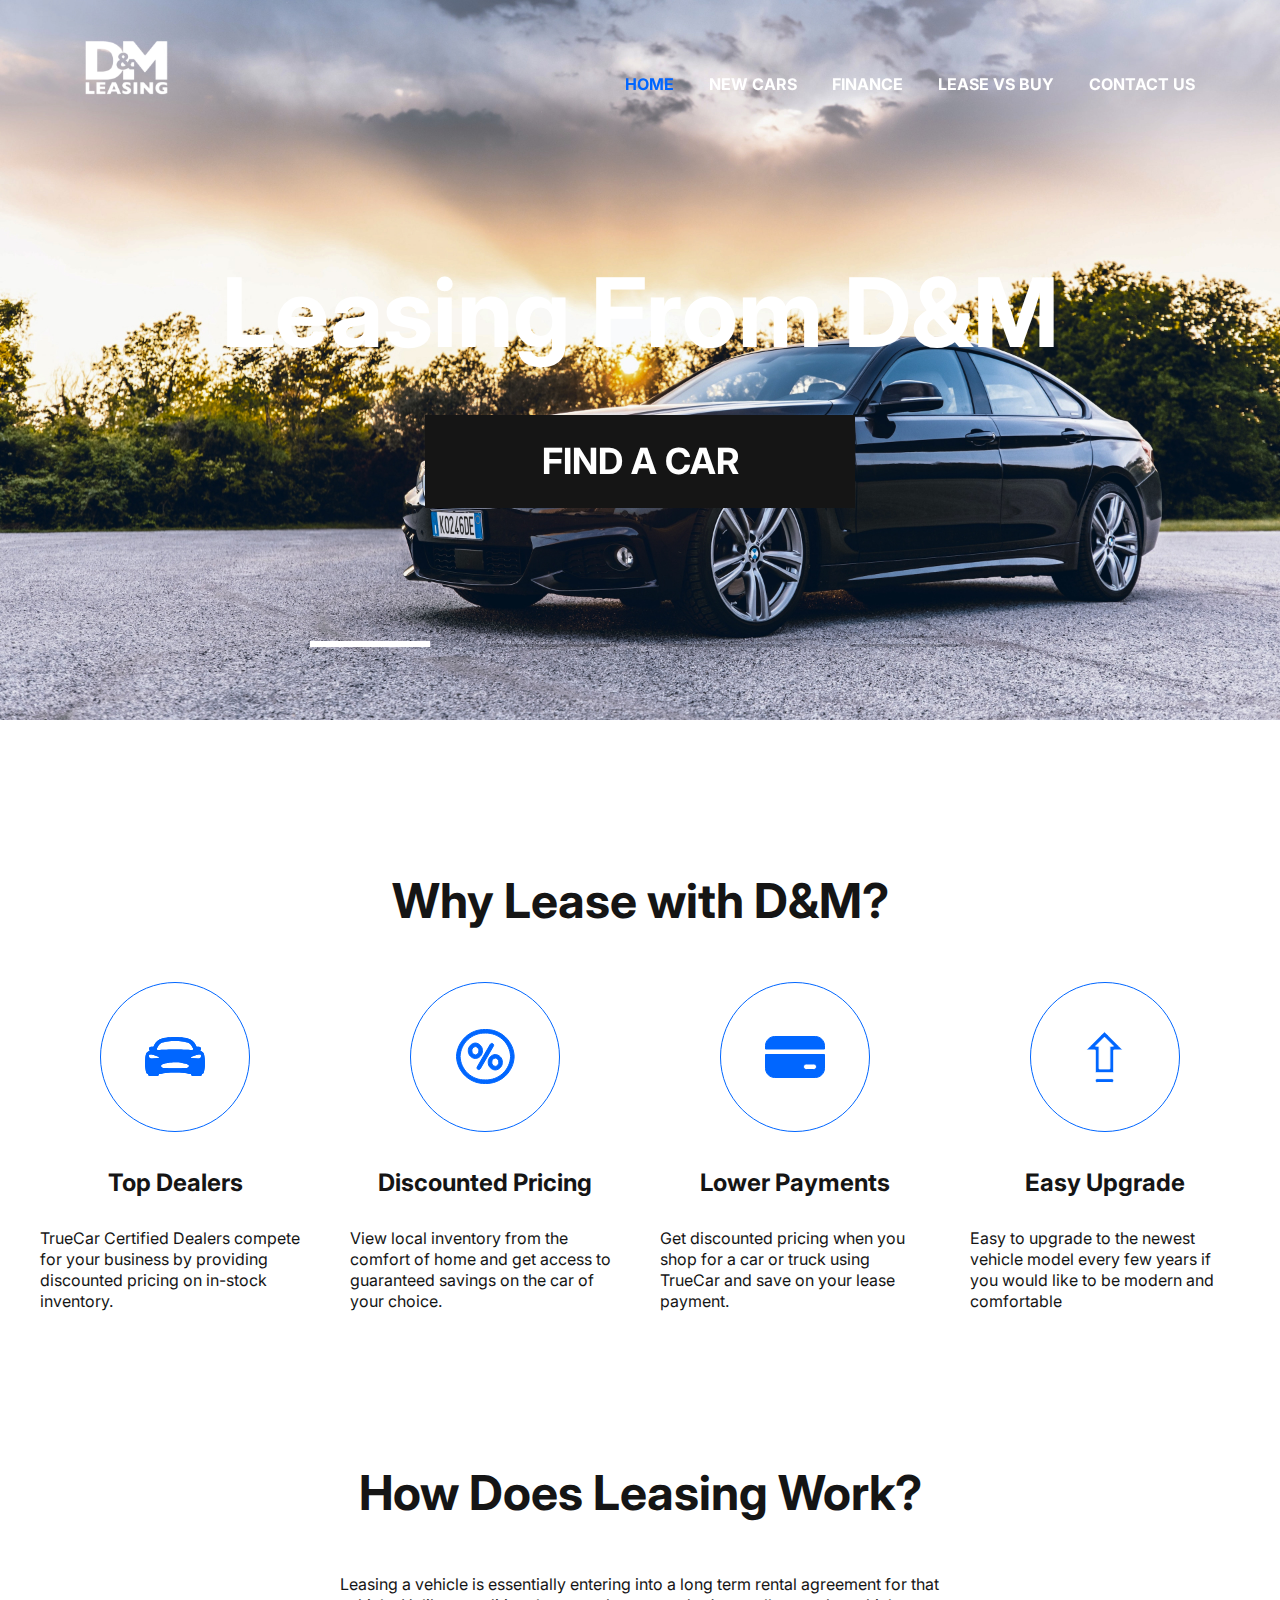
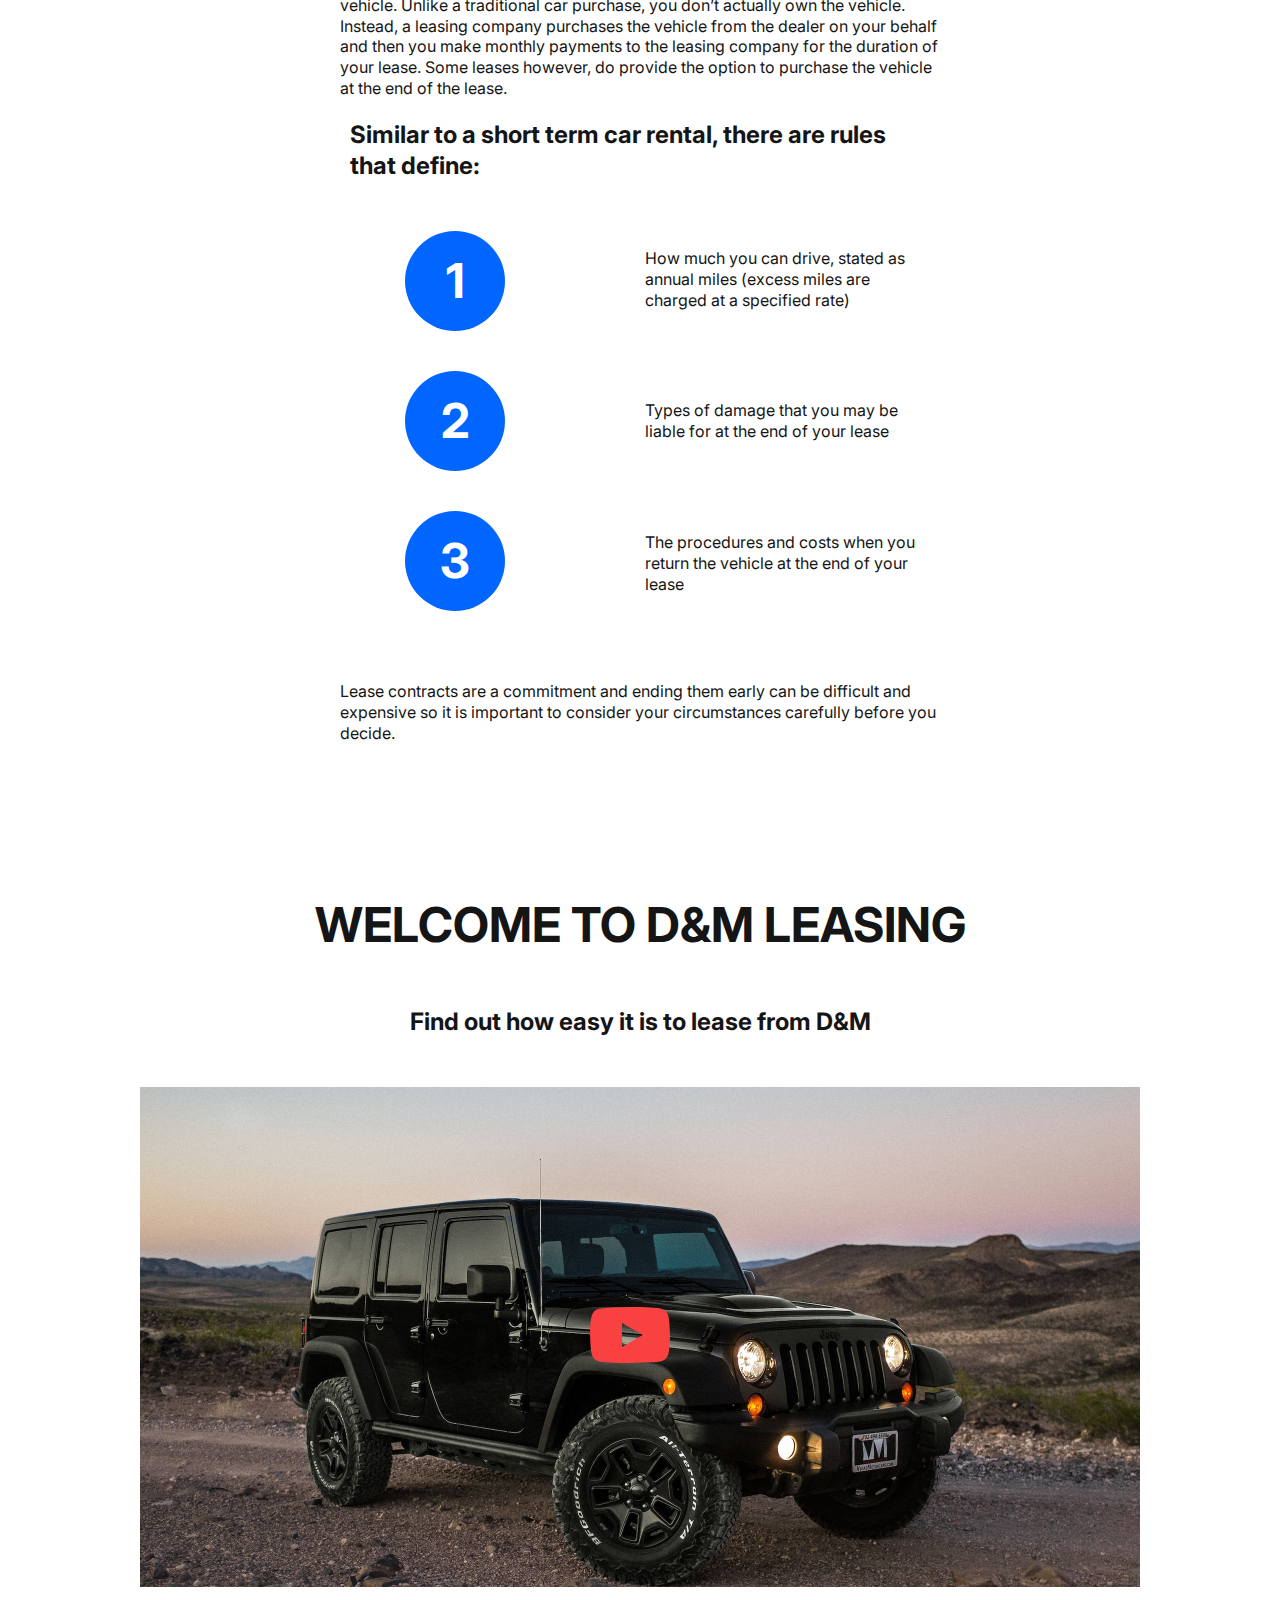
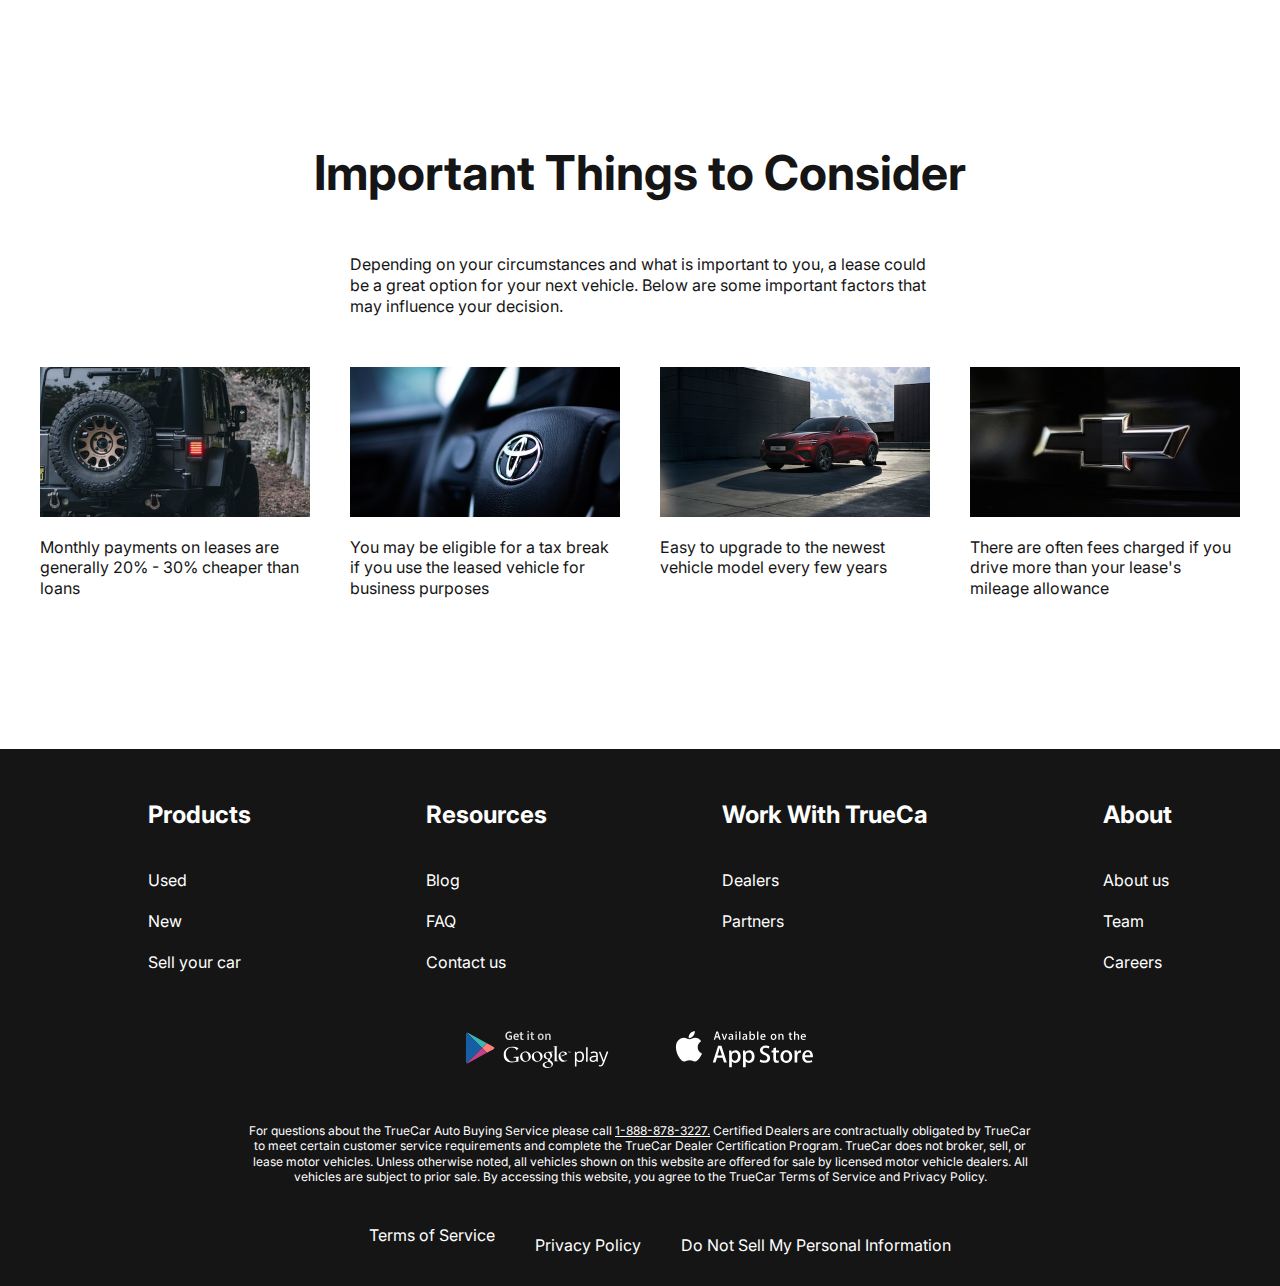
<file: index.html>
<!DOCTYPE html>
<html lang="en">

<head>
  <meta charset="UTF-8">
  <meta name="viewport" content="width=device-width, initial-scale=1.0">
  <title>Document</title>
  <link rel="stylesheet" href="https://cdn.jsdelivr.net/npm/swiper@11/swiper-bundle.min.css" />
  <link rel="stylesheet" href="css/style.min.css">
</head>

<body>
  <div class="wrapper">
    <header class="header">
      <div class="wrapper__inner">
        <div class="container">
          <div class="header__inner">
            <a class="header__logo">
              <img src="./images/Vector.svg" alt="" class="header-logo__item">
            </a>
            <nav class="header__menu">
              <div class="burder" id="button">
                <span class="burder__item"></span>
                <span class="burder__item"></span>
                <span class="burder__item"></span>
                <span class="burder__item"></span>
              </div>
              <ul class="header__menu-list menu-list--active" data-burger="content">
                <li class="header__menu-item">
                  <a href="#" class="header__menu-link menu-link--active">HOME</a>
                </li>
                <li class="header__menu-item">
                  <a href="car.html" class="header__menu-link">NEW CARS</a>
                </li>
                <li class="header__menu-item">
                  <a href="#" class="header__menu-link">FINANCE</a>
                </li>
                <li class="header__menu-item">
                  <a href="#" class="header__menu-link">LEASE VS BUY</a>
                </li>
                <li class="header__menu-item">
                  <a href="contact.html" class="header__menu-link">CONTACT US</a>
                </li>
              </ul>
            </nav>
          </div>

        </div>
    </header>

    <main class="main">
      <section class="header__bottom">
        <div class="container">
          <div class="header__content">
            <h1 class="header__title">
              Leasing From D&M
            </h1>
            <a href="car.html" class="header__button">
              FIND A CAR
            </a>
          </div>

      </section>
      <div class="swiper">
        <div class="swiper-wrapper">
          <div class="swiper-slide">
            <img src="./images/header.jpg" alt="">
          </div>
          <div class="swiper-slide">
            <img src="./images/header.jpg" alt="">
          </div>
          <div class="swiper-slide">
            <img src="./images/header.jpg" alt="">
          </div>
          <div class="swiper-slide">
            <img src="./images/header.jpg" alt="">
          </div>
        </div>
        <div class="swiper-pagination"></div>
      </div>
      <section class="about content">
        <div class="container">
          <h2 class="about__title title">
            Why Lease with D&M?
          </h2>
          <div class="about__inner">
            <div class="about__inner-blog">
              <img src="./images/why_1.svg" alt="" class="about__inner-img">
              <h4 class="about__inner-title">
                Top Dealers
              </h4>
              <p class="about__inner-text">
                TrueCar Certified Dealers compete for your business by providing discounted pricing on in-stock
                inventory.
              </p>
            </div>
            <div class="about__inner-blog">
              <img src="./images/why_2.svg" alt="" class="about__inner-img">
              <h4 class="about__inner-title">
                Discounted Pricing
              </h4>
              <p class="about__inner-text">
                View local inventory from the comfort of home and get access to guaranteed savings on the car of your
                choice.
              </p>
            </div>
            <div class="about__inner-blog">
              <img src="./images/why_3.svg" alt="" class="about__inner-img">
              <h4 class="about__inner-title">
                Lower Payments
              </h4>
              <p class="about__inner-text">
                Get discounted pricing when you shop for a car or truck using TrueCar and save on your lease payment.
              </p>
            </div>
            <div class="about__inner-blog">
              <img src="./images/why_4.svg" alt="" class="about__inner-img">
              <h4 class="about__inner-title">
                Easy Upgrade
              </h4>
              <p class="about__inner-text">
                Easy to upgrade to the newest vehicle model every few years if you would like to be modern and
                comfortable
              </p>
            </div>
          </div>
        </div>
      </section>

      <section class="about-work content">
        <div class="container">
          <div class="about-work__inner">
            <h2 class="title">
              How Does Leasing Work?
            </h2>
            <p class="about-item__text">
              Leasing a vehicle is essentially entering into a long term rental agreement for that vehicle. Unlike a
              traditional car purchase, you don’t actually own the vehicle. Instead, a leasing company purchases the
              vehicle from the dealer on your behalf and then you make monthly payments to the leasing company for the
              duration of your lease. Some leases however, do provide the option to purchase the vehicle at the end of
              the lease.
            </p>

            <h4 class="about__content-title">
              Similar to a short term car rental, there are rules that define:
            </h4>
            <div class="about__content">
              <ol class="about-work__number">
                <li class="about-work__number-title"></li>
                <li class="about-work__number-title"></li>
                <li class="about-work__number-title"></li>
              </ol>
              <div class="about-work__box-texts">
                <p class="about-work__texts">How much you can drive, stated as annual miles (excess miles are charged at
                  a specified rate)</p>
                <p class="about-work__texts">Types of damage that you may be liable for at the end of your lease</p>
                <p class="about-work__texts">The procedures and costs when you return the vehicle at the end of your
                  lease</p>
              </div>
            </div>
            <p class="about-work__text-bottom">
              Lease contracts are a commitment and ending them early can be difficult and expensive so it is important
              to consider your circumstances carefully before you decide.
            </p>
          </div>
        </div>
      </section>
              <section class="video content">
        <div class="container">
          <div class="video__inner">
            <h2 class="video__title title">
              WELCOME TO D&M LEASING
            </h2>
            <p class="video__text-subtitle">
              Find out how easy it is to lease from D&M
            </p>
            <a href="https://youtu.be/n1J-FuKYBpE?si=jIKEt0tvXTFvs8eE" class="video__link">
              <div class="images__title">
                <img src="./images/video.jpg" alt="" class="video__img">
              </div>
            </a>
          </div>
        </div>
      </section>
      <section class="important content">
        <div class="container">
          <div class="important__inner">
            <h2 class="important__title title">
              Important Things to Consider
            </h2>
            <p class="important__text">
              Depending on your circumstances and what is important to you, a lease could be a great option for your
              next vehicle. Below are some important factors that may influence your decision.
            </p>
            <div class="important__content">
              <div class="important__box">
                <img src="./images/important_1.png" alt="" class="important__box-images">
                <p class="important__box-text">
                  Monthly payments on leases are generally 20% - 30% cheaper than loans
                </p>
              </div>
              <div class="important__box">
                <img src="./images/important__2.png" alt="" class="important__box-images">
                <p class="important__box-text">
                  You may be eligible for a tax break if you use the leased vehicle for business purposes
                </p>
              </div>
              <div class="important__box">
                <img src="./images/important__3.png" alt="" class="important__box-images">
                <p class="important__box-text">
                  Easy to upgrade to the newest vehicle model every few years
                </p>
              </div>
              <div class="important__box">
                <img src="./images/important__4.png" alt="" class="important__box-images">
                <p class="important__box-text">
                  There are often fees charged if you drive more than your lease's mileage allowance
                </p>
              </div>
            </div>
          </div>
        </div>
      </section>
    </main>
    <footer class="footer">
      <div class="container">
        <div class="footer__inner">
          <nav class="footer__menu">
            <ul class="footer__menu-list">
              <li class="footer__menu-title">Products</li>
              <li class="footer__menu-item"><a href="" class="footer__menu-link">Used</a> </li>
              <li class="footer__menu-item"><a href="" class="footer__menu-link">New</a> </li>
              <li class="footer__menu-item"><a href="" class="footer__menu-link"> Sell your car</a></li>
            </ul>
            <ul class="footer__menu-list">
              <li class="footer__menu-title"><a href="" class="footer__menu-link">Resources</a> </li>
              <li class="footer__menu-item"><a href="" class="footer__menu-link">Blog</a> </li>
              <li class="footer__menu-item"><a href="" class="footer__menu-link">FAQ</a> </li>
              <li class="footer__menu-item"><a href="" class="footer__menu-link">Contact us</a> </li>
            </ul>
            <ul class="footer__menu-list">
              <li class="footer__menu-title"><a href="" class="footer__menu-link">Work With TrueCa</a> </li>
              <li class="footer__menu-item"><a href="" class="footer__menu-link">Dealers</a> </li>
              <li class="footer__menu-item"><a href="" class="footer__menu-link">Partners</a> </li>
            </ul>
            <ul class="footer__menu-list">
              <li class="footer__menu-title"><a href="" class="footer__menu-link">About</a> </li>
              <li class="footer__menu-item"><a href="" class="footer__menu-link">About us</a> </li>
              <li class="footer__menu-item"><a href="" class="footer__menu-link">Team</a> </li>
              <li class="footer__menu-item"><a href="" class="footer__menu-link">Careers</a> </li>
            </ul>
          </nav>
          <div class="footer__content">
            <div class="footer__img">
              <a href="" class="footer__img-item">
                <img src="./images/google-play-1b282a5faa8753db97e49dd35e98dd25 1.svg" alt="" class="footer__images">
              </a>
              <a href="" class="footer__img-item">
                <img src="./images/app-store-5768091a665de29ed90932b12cc1dc34 1.svg" alt="" class="footer__images">
              </a>
            </div>
            <p class="footer__text">
              For questions about the TrueCar Auto Buying Service please call <a href="">1-888-878-3227.</a>
              Certified Dealers are contractually obligated by TrueCar to meet certain customer service requirements and
              complete the TrueCar Dealer Certification Program.
              TrueCar does not broker, sell, or lease motor vehicles. Unless otherwise noted, all vehicles shown on this
              website are offered for sale by licensed motor vehicle dealers. All vehicles are subject to prior sale. By
              accessing this website, you agree to the TrueCar Terms of Service and Privacy Policy.
            </p>
            <ul class="footer__menu-bottom">
              <li class="footer__menu-item"><a href="" class="footer__menu-link">Terms of Service</a></li>
              <li class="footer__menu-item"><a href="" class="footer__menu-link">Privacy Policy</a></li>
              <li class="footer__menu-item"><a href="" class="footer__menu-link">Do Not Sell My Personal Information</a>
              </li>
            </ul>
          </div>
        </div>
      </div>
    </footer>

  </div>
  </div>




  <script src="https://cdn.jsdelivr.net/npm/swiper@11/swiper-bundle.min.js"></script>
  <script src="js/main.min.js"></script>
</body>

</html>
</file>
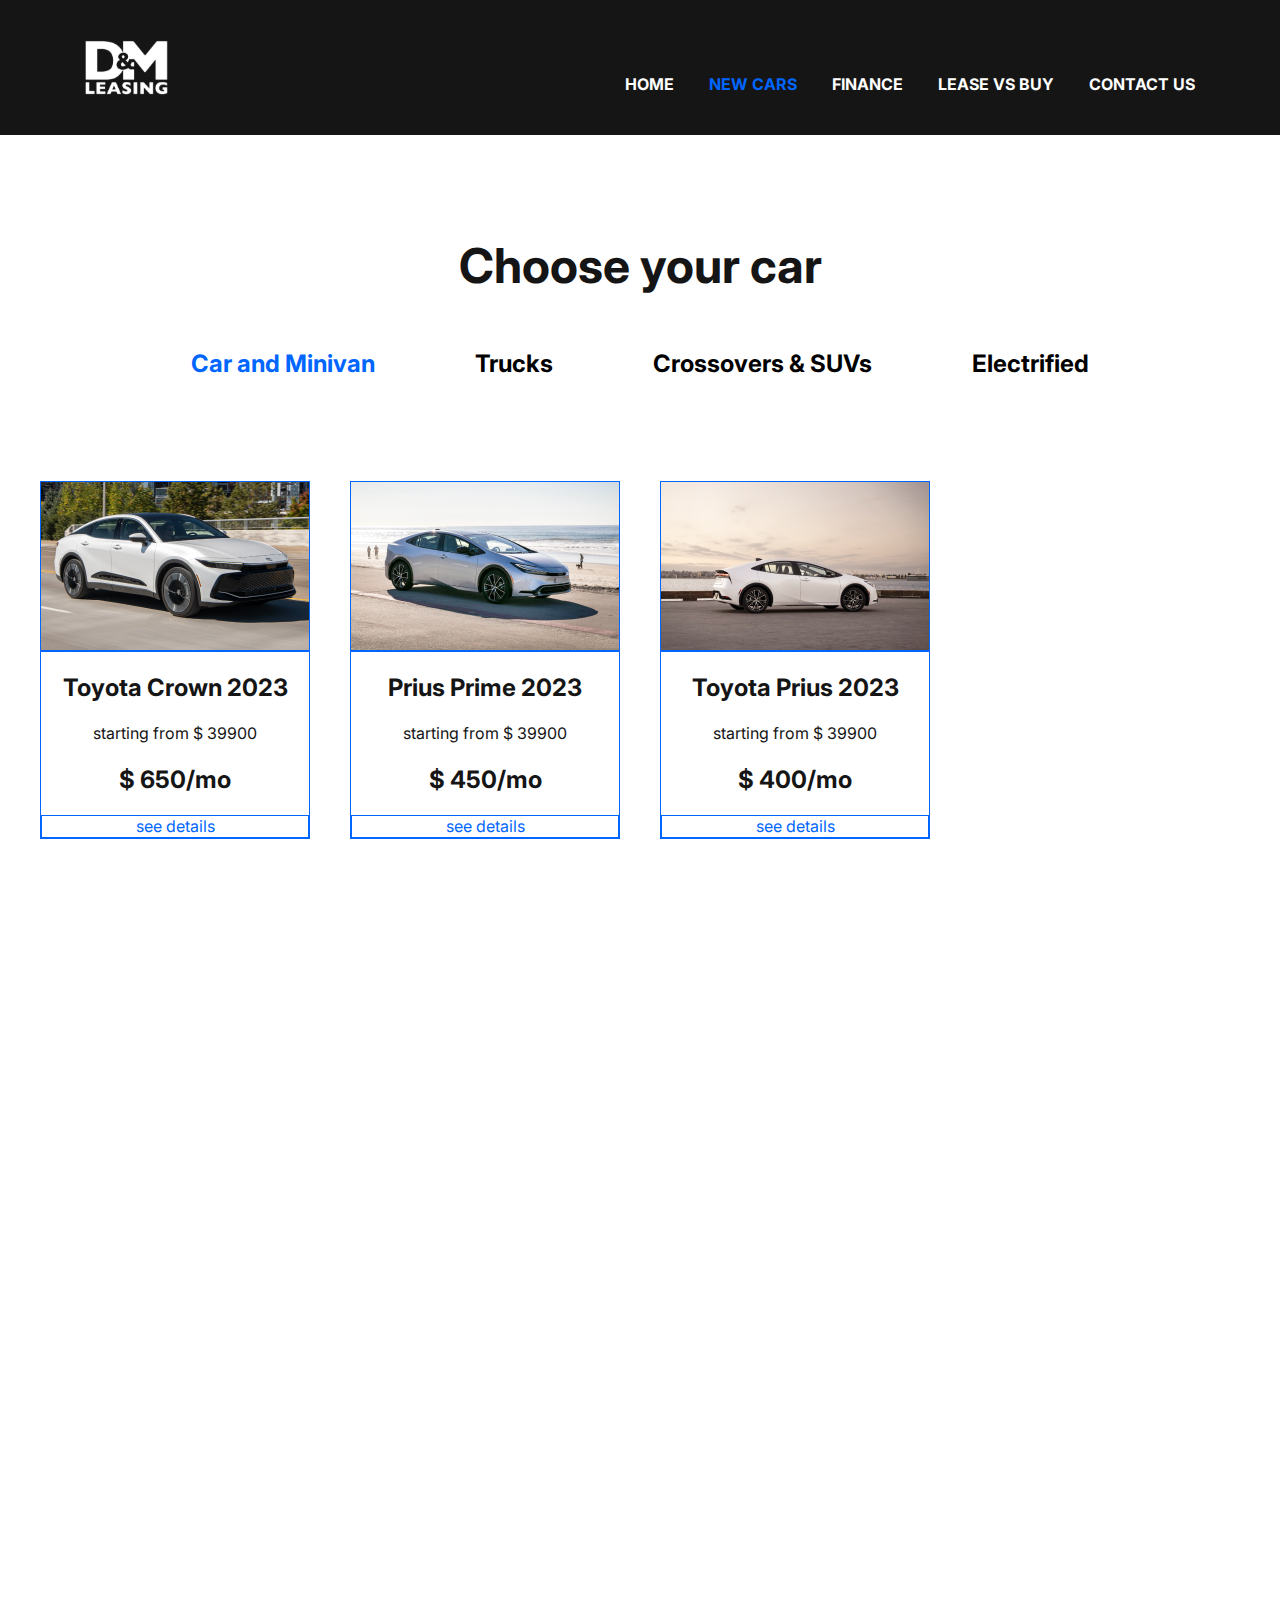
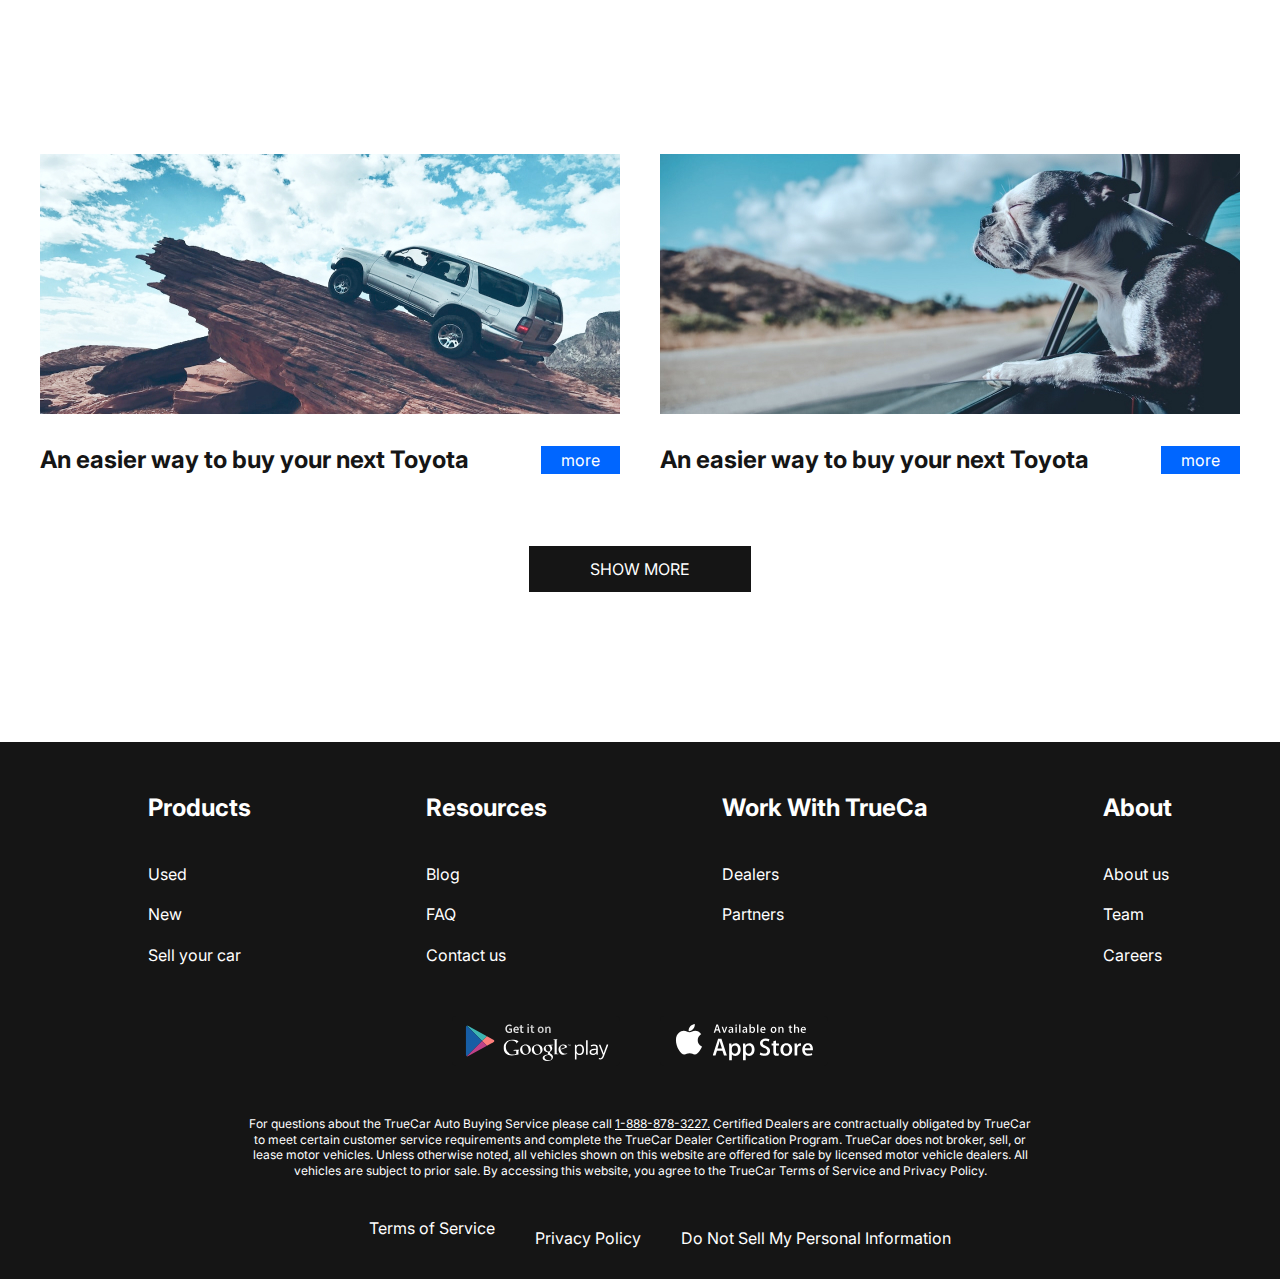
<file: car.html>
<!DOCTYPE html>
<html lang="en">

<head>
  <meta charset="UTF-8">
  <meta name="viewport" content="width=device-width, initial-scale=1.0">
  <title>Document</title>
  <link rel="stylesheet" href="css/style.min.css">
</head>

<body>
  <div class="wrapper">
    <header class="header-cars header-main">
      <div class="wrapper__inner">
        <div class="container">
          <div class="header__inner">
            <a class="header__logo">
              <img src="./images/Vector.svg" alt="" class="header-logo__item">
            </a>
            <nav class="header__menu">
              <ul class="header__menu-list">
                <li class="header__menu-item">
                  <a href="index.html" class="header__menu-link">HOME</a>
                </li>
                <li class="header__menu-item">
                  <a href="#" class="header__menu-link menu-link--active ">NEW CARS</a>
                </li>
                <li class="header__menu-item">
                  <a href="#" class="header__menu-link">FINANCE</a>
                </li>
                <li class="header__menu-item">
                  <a href="#" class="header__menu-link">LEASE VS BUY</a>
                </li>
                <li class="header__menu-item">
                  <a href="contact.html" class="header__menu-link ">CONTACT US</a>
                </li>
              </ul>
            </nav>
          </div>

        </div>
    </header>

    <main class="main">
      <section class="">
        <div class="container">
          <h2 class="cars__title title">
            Choose your car
          </h2>
          <div class="cars__inner">
            <div class="tabs">
              <div class="tabs__inner">
                <button class="tabs__btn tabs__btn--active" data-button="button-1">
                  Car and Minivan
                </button>
                <button class="tabs__btn " data-button="button-2">
                  Trucks
                </button>
                <button class="tabs__btn " data-button="button-3">
                  Crossovers & SUVs
                </button>
                <button class="tabs__btn " data-button="button-4">
                  Electrified
                </button>
              </div>
            </div>
            <div class="tabs__content">
              <div class="tabs__box" data-content id="button-2">
                <img src="./images/cars1.jpg" alt="" class="tabs__img">
                <div class="tabs__content-item">
                  <h5 class="tabs__title">
                    Toyota Crown 2023
                  </h5>
                  <p class="tabs__text">
                    starting from $ 39900
                  </p>
                  <p class="tabs__price">
                    $ 650/mo
                  </p>
                  <a href="" class="tabs__link">
                    see details
                  </a>
                </div>
              </div>
              <div class="tabs__box " data-content id="button-2">
                <img src="./images/cars2.jpg" alt="" class="tabs__img">
                <div class="tabs__content-item">
                  <h5 class="tabs__title"> Prius Prime 2023</h5>
                  <p class="tabs__text">
                    starting from $ 39900
                  </p>
                  <p class="tabs__price">
                    $ 450/mo
                  </p>
                  <a href="" class="tabs__link">see details</a>
                </div>
              </div>
              <div class="tabs__box " data-content id="button-2">
                <img src="./images/cars3.jpg" alt="" class="tabs__img">
                <div class="tabs__content-item">
                  <h5 class="tabs__title">Toyota Prius 2023</h5>
                  <p class="tabs__text">
                    starting from $ 39900
                  </p>
                  <p class="tabs__price">
                    $ 400/mo
                  </p>
                  <a href="" class="tabs__link">see details</a>
                </div>
              </div>
              <div class="tabs__box hidden" data-content id="button-2">
                <img src="./images/cars4.jpg" alt="" class="tabs__img">
                <div class="tabs__content-item">
                  <h5 class="tabs__title">Hyundai Kona 2023</h5>
                  <p class="tabs__text">
                    starting from $ 39900
                  </p>
                  <p class="tabs__price">
                    $510/mo
                  </p>
                  <a href="" class="tabs__link">see details</a>
                </div>
              </div>
              <div class="tabs__box hidden" data-content id="button-1">
                <img src="./images/cars5.jpg" alt="" class="tabs__img">
                <div class="tabs__content-item">
                  <h5 class="tabs__title">Ford Explorer 2023</h5>
                  <p class="tabs__text">
                    starting from $ 39900
                  </p>
                  <p class="tabs__price">
                    $1,013/mo
                  </p>
                  <a href="" class="tabs__link">see details</a>
                </div>
              </div>
              <div class="tabs__box data-content hidden" data-content id="button-1">
                <img src="./images/cars6.jpg" alt="" class="tabs__img">
                <div class="tabs__content-item">
                  <h5 class="tabs__title">Santa Fe 2023</h5>
                  <p class="tabs__text">
                    starting from $ 39900
                  </p>
                  <p class="tabs__price">
                    $739/mo
                  </p>
                  <a href="" class="tabs__link">see details</a>
                </div>
              </div>
              <div class="tabs__box data-content hidden" id="button-2">
                <img src="./images/cars7.png" alt="" class="tabs__img">
                <div class="tabs__content-item">
                  <h5 class="tabs__title">KIA Niro 2023</h5>
                  <p class="tabs__text">
                    starting from $ 33600
                  </p>
                  <p class="tabs__price">
                    $554/mo
                  </p>
                  <a href="" class="tabs__link">see details</a>
                </div>
              </div>
              <div class="tabs__box data-content hidden" id="button-2">
                <img src="./images/cars8.jpg" alt="" class="tabs__img">
                <div class="tabs__content-item">
                  <h5 class="tabs__title">Chevrolet Silverado</h5>
                  <p class="tabs__text">
                    starting from $ 62260
                  </p>
                  <p class="tabs__price">
                    $1,032/mo
                  </p>
                  <a href="" class="tabs__link">see details</a>
                </div>
              </div>
              <div class="tabs__box data-content hidden" id="button-3">
                <img src="./images/cars9.jpg" alt="" class="tabs__img">
                <div class="tabs__content-item">
                  <h5 class="tabs__title">Honda CR-V 2023</h5>
                  <p class="tabs__text">
                    starting from $ 35650
                  </p>
                  <p class="tabs__price">
                    $591/mo
                  </p>
                  <a href="" class="tabs__link">see details</a>
                </div>
              </div>
              <div class="tabs__box data-content hidden" id="button-1">
                <img src="./images/cars10.jpg" alt="" class="tabs__img">
                <div class="tabs__content-item">
                  <h5 class="tabs__title">Hyundai Tucson</h5>
                  <p class="tabs__text">
                    starting from $ 31885
                  </p>
                  <p class="tabs__price">
                    $528/mo
                  </p>
                  <a href="" class="tabs__link">see details</a>
                </div>
              </div>
              <div class="tabs__box data-content hidden" id="button-1">
                <img src="./images/cars11.jpg" alt="" class="tabs__img">
                <div class="tabs__content-item">
                  <h5 class="tabs__title">Chevrolet Equinox </h5>
                  <p class="tabs__text">
                    starting from $ 28430
                  </p>
                  <p class="tabs__price">
                    $471/mo
                  </p>
                  <a href="" class="tabs__link">see details</a>
                </div>
              </div>
              <div class="tabs__box data-content hidden" id="button-1">
                <img src="./images/cars12.jpg" alt="" class="tabs__img">
                <div class="tabs__content-item">
                  <h5 class="tabs__title">Jeep Wrangler 2023</h5>
                  <p class="tabs__text">
                    starting from $ 60000
                  </p>
                  <p class="tabs__price">
                    $997/mo
                  </p>
                </div>
                  <a href="" class="tabs__link">see details</a>
               
       
             
              </div>
            </div>
          </div>
        </div>
      </section>

      <section class="artical content">
        <div class="container">
          <div class="artical__inner">
            <div class="artical__box">
              <img src="./images/artical_1.jpg" alt="" class="artical__image">
              <div class="artical__box-content">
                <p class="artical__text">
                  An easier way to buy your next Toyota
                </p>
                <a href="" class="artical__link">more</a>
              </div>
            </div>
            <div class="artical__box">
              <img src="./images/artical_2.jpg" alt="" class="artical__image">
              <div class="artical__box-content">
                <p class="artical__text">
                  An easier way to buy your next Toyota
                </p>
                <a href="" class="artical__link">more</a>
              </div>

            </div>
          </div>
          <button class="form__btn" type="submit">SHOW MORE</button>
        </div>
      </section>
    </main>
    <footer class="footer">
      <div class="container">
        <div class="footer__inner">
          <nav class="footer__menu">
            <ul class="footer__menu-list">
              <li class="footer__menu-title">Products</li>
              <li class="footer__menu-item"><a href="" class="footer__menu-link">Used</a> </li>
              <li class="footer__menu-item"><a href="" class="footer__menu-link">New</a> </li>
              <li class="footer__menu-item"><a href="" class="footer__menu-link"> Sell your car</a></li>
            </ul>
            <ul class="footer__menu-list">
              <li class="footer__menu-title"><a href="" class="footer__menu-link">Resources</a> </li>
              <li class="footer__menu-item"><a href="" class="footer__menu-link">Blog</a> </li>
              <li class="footer__menu-item"><a href="" class="footer__menu-link">FAQ</a> </li>
              <li class="footer__menu-item"><a href="" class="footer__menu-link">Contact us</a> </li>
            </ul>
            <ul class="footer__menu-list">
              <li class="footer__menu-title"><a href="" class="footer__menu-link">Work With TrueCa</a> </li>
              <li class="footer__menu-item"><a href="" class="footer__menu-link">Dealers</a> </li>
              <li class="footer__menu-item"><a href="" class="footer__menu-link">Partners</a> </li>
            </ul>
            <ul class="footer__menu-list">
              <li class="footer__menu-title"><a href="" class="footer__menu-link">About</a> </li>
              <li class="footer__menu-item"><a href="" class="footer__menu-link">About us</a> </li>
              <li class="footer__menu-item"><a href="" class="footer__menu-link">Team</a> </li>
              <li class="footer__menu-item"><a href="" class="footer__menu-link">Careers</a> </li>
            </ul>
          </nav>
          <div class="footer__content">
            <div class="footer__img">
              <a href="" class="footer__img-item">
                <img src="./images/google-play-1b282a5faa8753db97e49dd35e98dd25 1.svg" alt="" class="footer__images">
              </a>
              <a href="" class="footer__img-item">
                <img src="./images/app-store-5768091a665de29ed90932b12cc1dc34 1.svg" alt="" class="footer__images">
              </a>
            </div>
            <p class="footer__text">
              For questions about the TrueCar Auto Buying Service please call <a href="">1-888-878-3227.</a>
              Certified Dealers are contractually obligated by TrueCar to meet certain customer service requirements and
              complete the TrueCar Dealer Certification Program.
              TrueCar does not broker, sell, or lease motor vehicles. Unless otherwise noted, all vehicles shown on this
              website are offered for sale by licensed motor vehicle dealers. All vehicles are subject to prior sale. By
              accessing this website, you agree to the TrueCar Terms of Service and Privacy Policy.
            </p>
            <ul class="footer__menu-bottom">
              <li class="footer__menu-item"><a href="" class="footer__menu-link">Terms of Service</a></li>
              <li class="footer__menu-item"><a href="" class="footer__menu-link">Privacy Policy</a></li>
              <li class="footer__menu-item"><a href="" class="footer__menu-link">Do Not Sell My Personal Information</a>
              </li>
            </ul>
          </div>
        </div>
      </div>
    </footer>
  </div>
  </div>



  <script src="js/main.min.js"></script>
</body>

</html>
</file>
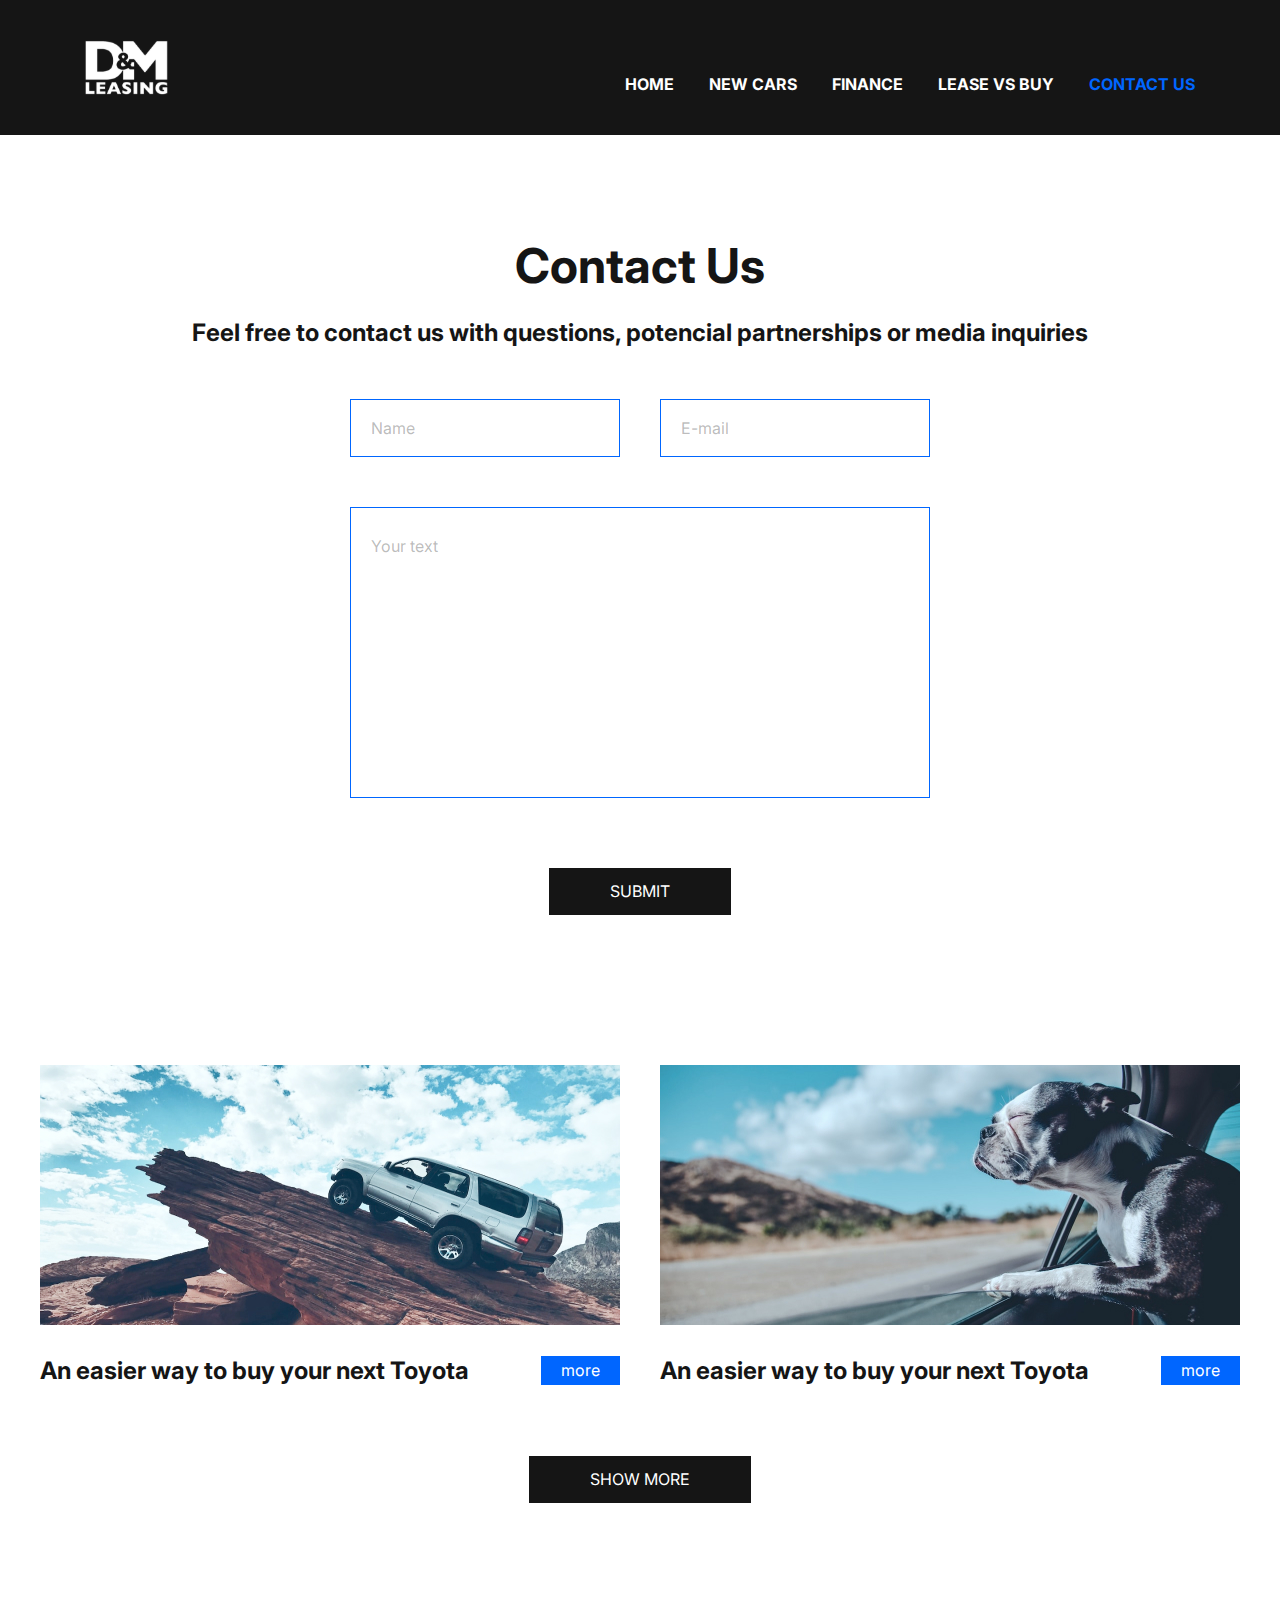
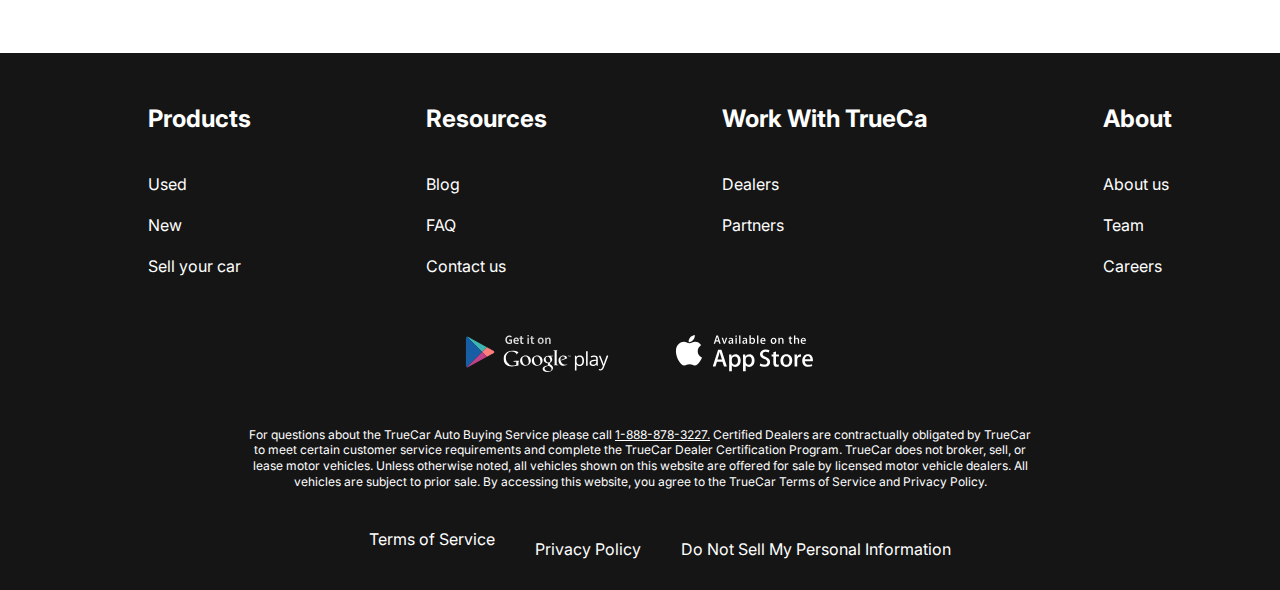
<file: contact.html>
<!DOCTYPE html>
<html lang="en">

<head>
  <meta charset="UTF-8">
  <meta name="viewport" content="width=device-width, initial-scale=1.0">
  <title>Document</title>
  <link rel="stylesheet" href="css/style.min.css">
</head>

<body>
  <div class="wrapper">
    <header class="header-contacts header-main ">
      <div class="wrapper__inner">
        <div class="container">
          <div class="header__inner">
            <a class="header__logo">
              <img src="./images/Vector.svg" alt="" class="header-logo__item">
            </a>
            <nav class="header__menu">
              <ul class="header__menu-list">
                <li class="header__menu-item">
                  <a href="index.html" class="header__menu-link">HOME</a>
                </li>
                <li class="header__menu-item">
                  <a href="car.html" class="header__menu-link">NEW CARS</a>
                </li>
                <li class="header__menu-item">
                  <a href="#" class="header__menu-link">FINANCE</a>
                </li>
                <li class="header__menu-item">
                  <a href="#" class="header__menu-link">LEASE VS BUY</a>
                </li>
                <li class="header__menu-item">
                  <a href="#" class="header__menu-link menu-link--active">CONTACT US</a>
                </li>
              </ul>
            </nav>
          </div>

        </div>
    </header>

    <main class="main">
      <section class="contacts content">
        <div class="container">
          <div class="contacts__inner">
            <h2 class="contacts__title title">
              Contact Us
            </h2>
            <p class="contacts__text">
              Feel free to contact us with questions, potencial partnerships or media inquiries
            </p>
            <form action="" class="form">
              <input class="input__content" type="name" placeholder="Name">
              <input class="input__content" type="email" placeholder="E-mail">
              <textarea class="textarea" placeholder="Your text"></textarea>
              <button class="form__btn" type="submit">SUBMIT</button>
            </form>
          </div>
        </div>

      </section>
      <section class="artical content">
        <div class="container">
          <div class="artical__inner">
            <div class="artical__box">
              <img src="./images/artical_1.jpg" alt="" class="artical__image">
              <div class="artical__box-content">
                <p class="artical__text">
                  An easier way to buy your next Toyota
                </p>
                <a href="" class="artical__link">more</a>
              </div>
            </div>
            <div class="artical__box">
              <img src="./images/artical_2.jpg" alt="" class="artical__image">
              <div class="artical__box-content">
                <p class="artical__text">
                  An easier way to buy your next Toyota
                </p>
                <a href="" class="artical__link">more</a>
              </div>
            </div>
          </div>
          <button class="form__btn" type="submit">SHOW MORE</button>
        </div>
      </section>
  </div>
  </section>
  </main>
  <footer class="footer">
    <div class="container">
      <div class="footer__inner">
        <nav class="footer__menu">
          <ul class="footer__menu-list">
            <li class="footer__menu-title">Products</li>
            <li class="footer__menu-item"><a href="" class="footer__menu-link">Used</a> </li>
            <li class="footer__menu-item"><a href="" class="footer__menu-link">New</a> </li>
            <li class="footer__menu-item"><a href="" class="footer__menu-link"> Sell your car</a></li>
          </ul>
          <ul class="footer__menu-list">
            <li class="footer__menu-title"><a href="" class="footer__menu-link">Resources</a> </li>
            <li class="footer__menu-item"><a href="" class="footer__menu-link">Blog</a> </li>
            <li class="footer__menu-item"><a href="" class="footer__menu-link">FAQ</a> </li>
            <li class="footer__menu-item"><a href="" class="footer__menu-link">Contact us</a> </li>
          </ul>
          <ul class="footer__menu-list">
            <li class="footer__menu-title"><a href="" class="footer__menu-link">Work With TrueCa</a> </li>
            <li class="footer__menu-item"><a href="" class="footer__menu-link">Dealers</a> </li>
            <li class="footer__menu-item"><a href="" class="footer__menu-link">Partners</a> </li>
          </ul>
          <ul class="footer__menu-list">
            <li class="footer__menu-title"><a href="" class="footer__menu-link">About</a> </li>
            <li class="footer__menu-item"><a href="" class="footer__menu-link">About us</a> </li>
            <li class="footer__menu-item"><a href="" class="footer__menu-link">Team</a> </li>
            <li class="footer__menu-item"><a href="" class="footer__menu-link">Careers</a> </li>
          </ul>
        </nav>
        <div class="footer__content">
          <div class="footer__img">
            <a href="" class="footer__img-item">
              <img src="./images/google-play-1b282a5faa8753db97e49dd35e98dd25 1.svg" alt="" class="footer__images">
            </a>
            <a href="" class="footer__img-item">
              <img src="./images/app-store-5768091a665de29ed90932b12cc1dc34 1.svg" alt="" class="footer__images">
            </a>
          </div>
          <p class="footer__text">
            For questions about the TrueCar Auto Buying Service please call <a href="">1-888-878-3227.</a>
            Certified Dealers are contractually obligated by TrueCar to meet certain customer service requirements and
            complete the TrueCar Dealer Certification Program.
            TrueCar does not broker, sell, or lease motor vehicles. Unless otherwise noted, all vehicles shown on this
            website are offered for sale by licensed motor vehicle dealers. All vehicles are subject to prior sale. By
            accessing this website, you agree to the TrueCar Terms of Service and Privacy Policy.
          </p>
          <ul class="footer__menu-bottom">
            <li class="footer__menu-item"><a href="" class="footer__menu-link">Terms of Service</a></li>
            <li class="footer__menu-item"><a href="" class="footer__menu-link">Privacy Policy</a></li>
            <li class="footer__menu-item"><a href="" class="footer__menu-link">Do Not Sell My Personal Information</a>
            </li>
          </ul>
        </div>
      </div>
    </div>
  </footer>
  </div>
  </div>



  <script src="js/main.min.js"></script>
</body>

</html>
</file>
<file: css/style.min.css>
@import"https://fonts.googleapis.com/css2?family=Inter:wght@400;700&display=swap";.header__menu-link{cursor:pointer}.header{position:absolute;z-index:10;left:0;right:0;top:0}.header__bottom{left:0;right:0;top:0;position:absolute;z-index:5}.header-main{background-color:#151515}.header__inner{display:-webkit-box;display:-ms-flexbox;display:flex;-webkit-box-pack:justify;-ms-flex-pack:justify;justify-content:space-between;padding:40px 45px;-webkit-box-align:end;-ms-flex-align:end;align-items:end}.header__menu-list{font-weight:700;text-transform:uppercase;display:-webkit-box;display:-ms-flexbox;display:flex;gap:0 35px;color:#fff}.header__content{padding-bottom:50px;padding-top:250px;text-align:center}.header__title,.header__button{color:#fff;font-weight:700}.header__title{margin-bottom:40px;font-weight:700;font-size:96px}.header__button{display:inline-block;text-transform:uppercase;text-align:center;-webkit-box-align:center;-ms-flex-align:center;align-items:center;padding:23px;width:430px;background-color:#151515;font-size:36px}.swiper::after{position:absolute;top:0;left:0;right:0;bottom:0;content:"";background:rgba(21,21,21,.3)}.swiper-pagination-bullet{border-radius:0;width:120px;height:3px;background:#151515}.swiper-horizontal.swiper-pagination-bullets .swiper-pagination-bullet,.swiper-pagination-horizontal.swiper-pagination-bullets .swiper-pagination-bullet{margin:0 30px;margin-bottom:60px}.swiper-pagination-bullet-active{border-radius:0;width:120px;height:6px;background-color:#fff}.about{padding:150px 0}.about__inner{text-align:center;display:-ms-grid;display:grid;-ms-grid-columns:(1fr)[4];grid-template-columns:repeat(4, 1fr);gap:0 40px}.about__inner-title{font-weight:700;font-size:24px;padding:30px 0}.about__inner-img{display:inline-block}.about__inner-blog{max-width:270px}.about__inner-text{text-align:left}.about-item__text{margin-bottom:20px}.about-work__inner{margin:0 auto;max-width:600px;display:-webkit-box;display:-ms-flexbox;display:flex;-webkit-box-orient:vertical;-webkit-box-direction:normal;-ms-flex-direction:column;flex-direction:column;-webkit-box-align:center;-ms-flex-align:center;align-items:center}.about-work__number{color:#fff;font-size:48px;font-weight:700;counter-reset:my-counter;list-style-type:none}.about-work__number-title::before{-webkit-box-orient:vertical;-webkit-box-direction:normal;-ms-flex-direction:column;flex-direction:column;-webkit-box-align:center;-ms-flex-align:center;align-items:center;-webkit-box-pack:center;-ms-flex-pack:center;justify-content:center;border-radius:50%;display:-webkit-box;display:-ms-flexbox;display:flex;width:100px;height:100px;background-color:#06f;content:counter(my-counter);counter-increment:my-counter}.about-work__number-title+.about-work__number-title{padding-top:40px}.about-work__text{margin-bottom:50px;max-width:580px}.about__content-title{margin-bottom:50px;max-width:580px;font-weight:700;font-size:24px}.about__content{gap:0 140px;-webkit-box-pack:center;-ms-flex-pack:center;justify-content:center;display:-webkit-box;display:-ms-flexbox;display:flex;-webkit-box-align:center;-ms-flex-align:center;align-items:center}.about-work__texts+.about-work__texts{margin-top:90px}.about-work__texts{max-width:270px}.about__content{margin-bottom:70px}.video{text-align:center}.video__title{margin-bottom:20px}.video__text-subtitle{font-weight:700;font-size:24px;margin-bottom:50px}.video__img{display:inline-block}.video__link{position:relative}.images__title::before{position:absolute;width:80px;height:56px;content:"";z-index:6;left:50%;right:50%;-webkit-transform:translate(-350px, 220px);-ms-transform:translate(-350px, 220px);transform:translate(-350px, 220px);background-repeat:no-repeat;background-image:url(../images/palay__video.svg)}.important__title{margin-bottom:20px}.important__text{margin:0 auto;max-width:580px;margin-bottom:50px}.important__content{display:-ms-grid;display:grid;-ms-grid-columns:(1fr)[4];grid-template-columns:repeat(4, 1fr);gap:0 40px}.important__box-images{margin-bottom:20px}.important__box-text{max-width:270px}.footer{background-color:#151515}.footer__inner{color:#fff;padding:50px 0 30px}.footer__menu{-ms-flex-pack:distribute;justify-content:space-around;display:-webkit-box;display:-ms-flexbox;display:flex}.footer__menu-title{font-weight:700;margin-bottom:40px;font-size:24px}.footer__menu-item{font-size:16px}.footer__menu-item+.footer__menu-item{margin-top:20px}.footer__content{text-align:center}.footer__img{margin:50px 0;-webkit-box-pack:center;-ms-flex-pack:center;justify-content:center;gap:0 40px;display:-webkit-box;display:-ms-flexbox;display:flex}.footer__text{margin:0 auto;font-size:12px;margin-bottom:30px;max-width:790px}.footer__text a{text-decoration:underline}.footer__menu-bottom{-webkit-box-align:center;-ms-flex-align:center;align-items:center;-webkit-box-pack:center;-ms-flex-pack:center;justify-content:center;display:-webkit-box;display:-ms-flexbox;display:flex;gap:0 40px}.footer__menu-list{max-width:260px}.header__menu-item{-webkit-transition:all .3s ease-in;transition:all .3s ease-in}.header__menu-item:hover{text-decoration:underline;color:#06f}.title{text-align:center;margin-bottom:50px;font-weight:700;font-size:48px}@media(max-width: 1000px){.swiper-horizontal.swiper-pagination-bullets .swiper-pagination-bullet,.swiper-pagination-horizontal.swiper-pagination-bullets .swiper-pagination-bullet{margin:0 30px;margin-bottom:40px}.header__title{margin-bottom:20px;font-size:60px}.header__button{width:300px;font-size:20px;padding:16px 25px}.header__inner{padding:25px 0}}@media(max-width: 860px){.header__content{padding-top:150px}}@media(max-width: 770px){.header__menu-list{gap:0 25px;font-size:14px}.about__inner{-webkit-box-pack:center;-ms-flex-pack:center;justify-content:center;margin:0 auto;display:-webkit-box;display:-ms-flexbox;display:flex;-ms-flex-wrap:wrap;flex-wrap:wrap}}@media(max-width: 730px){.header__menu-list{gap:0 25px;font-size:14px}.swiper-horizontal.swiper-pagination-bullets .swiper-pagination-bullet,.swiper-pagination-horizontal.swiper-pagination-bullets .swiper-pagination-bullet{margin:0 30px;margin-bottom:20px}}@media(max-width: 690px){.burder{width:40px;height:30px;background-color:rgba(0,0,0,0);display:-webkit-box;display:-ms-flexbox;display:flex;-webkit-box-orient:vertical;-webkit-box-direction:normal;-ms-flex-direction:column;flex-direction:column;-webkit-box-pack:justify;-ms-flex-pack:justify;justify-content:space-between}.burder__item{width:40px;height:3px;background-color:#151515}.header__menu-list{padding:20px 40px;text-align:center;z-index:-2;position:absolute;right:0;top:0;background-color:rgba(128,128,128,.8);width:50%;height:60vh;display:block;-webkit-transition:-webkit-transform .5s ease-in;transition:-webkit-transform .5s ease-in;transition:transform .5s ease-in;transition:transform .5s ease-in, -webkit-transform .5s ease-in}.menu-list--active{-webkit-transform:translateX(200%);-ms-transform:translateX(200%);transform:translateX(200%)}.header__menu-item+.header__menu-item{margin-top:30px}.header__inner{padding:15px 0;-webkit-box-align:start;-ms-flex-align:start;align-items:start}.swiper-horizontal.swiper-pagination-bullets .swiper-pagination-bullet,.swiper-pagination-horizontal.swiper-pagination-bullets .swiper-pagination-bullet{margin:0 10px;width:60px;height:4px;gap:0 10px;margin-bottom:15px}.title{font-size:30px;margin-bottom:15px}}@media(max-width: 584px){.header__title{font-size:40px}.header__button{width:200px;font-size:15px;padding:12px 20px}.header__content{padding-top:100px}}@media(max-width: 520px){.about-work__text{font-size:14px;max-width:200px}}@media(max-width: 400px){.header__button{font-size:10px;padding:10px 15px}.header__title{font-size:25px}}html{-webkit-box-sizing:border-box;box-sizing:border-box}*,*::after,*::before{-webkit-box-sizing:inherit;box-sizing:inherit}body,h1,h2,h3,h4,h5,h6,p,ul,ol,li,figure,figcaption,blockquote,dl,dd{margin:0}ul[class]{list-style:none}img{max-width:100%;display:block}input,button,textarea,select{font:inherit}a{cursor:pointer;color:inherit;text-decoration:none}html,body{height:100%;font-family:"Inter",sans-serif;font-size:16px;font-weight:400;line-height:1.3;font-style:normal;color:#151515}.wrapper{display:-webkit-box;display:-ms-flexbox;display:flex;-webkit-box-orient:vertical;-webkit-box-direction:normal;-ms-flex-direction:column;flex-direction:column;min-height:100%}.main{-webkit-box-flex:1;-ms-flex:1 0 auto;flex:1 0 auto}.footer{-webkit-box-flex:0;-ms-flex:0 0 auto;flex:0 0 auto}.container{max-width:1230px;margin:0 auto;padding:0 15px}.content{padding-bottom:150px}.menu-link--active{color:#06f}.tabs__btn--active{color:#06f}.hidden{display:none}.cars{padding-bottom:150px}.tabs__inner{padding:0 145px;margin-bottom:100px;gap:0 80px;display:-webkit-box;display:-ms-flexbox;display:flex;-webkit-box-pack:justify;-ms-flex-pack:justify;justify-content:space-between}.tabs__btn{font-family:"Inter",sans-serif;font-weight:700;line-height:1.3;font-style:normal;font-size:24px;border:none;background-color:rgba(0,0,0,0)}.tabs__btn:last-child{margin-right:0}.tabs__content{gap:100px 40px;display:-ms-grid;display:grid;-ms-grid-columns:(1fr)[4];grid-template-columns:repeat(4, 1fr);-ms-grid-rows:(1fr)[3];grid-template-rows:repeat(3, 1fr)}.tabs__box{max-width:270px;text-align:center}.tabs__title,.tabs__price{padding:20px 0}.tabs__title,.tabs__price{font-size:24px;font-weight:700}.tabs__text{font-size:16px}.tabs__link{font-size:16px;color:#06f}.tabs__content{cursor:pointer}.tabs__link{display:block;border:1px solid #06f}.tabs__content-item{border-top:0;border:1px solid #06f}.header-main{margin-bottom:100px}.contacts__inner{text-align:center}.contacts__title{margin-bottom:20px}.contacts__text{font-weight:700;margin-bottom:50px;font-size:24px}.input__content{margin-bottom:50px;border:1px solid #06f;max-width:270px;padding:18px 20px}.input__content::-webkit-input-placeholder, .textarea::-webkit-input-placeholder{font-family:"Inter",sans-serif;font-style:normal;color:rgba(21,21,21,.3);line-height:1.3;font-weight:400;font-size:16px}.input__content::-moz-placeholder, .textarea::-moz-placeholder{font-family:"Inter",sans-serif;font-style:normal;color:rgba(21,21,21,.3);line-height:1.3;font-weight:400;font-size:16px}.input__content:-ms-input-placeholder, .textarea:-ms-input-placeholder{font-family:"Inter",sans-serif;font-style:normal;color:rgba(21,21,21,.3);line-height:1.3;font-weight:400;font-size:16px}.input__content::-ms-input-placeholder, .textarea::-ms-input-placeholder{font-family:"Inter",sans-serif;font-style:normal;color:rgba(21,21,21,.3);line-height:1.3;font-weight:400;font-size:16px}.input__content::placeholder,.textarea::placeholder{font-family:"Inter",sans-serif;font-style:normal;color:rgba(21,21,21,.3);line-height:1.3;font-weight:400;font-size:16px}.textarea{resize:none;width:100%;height:291px;padding:28px 20px;border:1px solid #06f}.form__btn{margin:0 auto;font-family:"Inter",sans-serif;font-style:normal;color:rgba(21,21,21,.3);line-height:1.3;font-weight:400;font-size:16px;text-transform:uppercase;border:none;color:#fff;background-color:#151515;padding:13px 61px;margin-top:50px}.form{display:-webkit-box;display:-ms-flexbox;display:flex;-webkit-box-pack:justify;-ms-flex-pack:justify;justify-content:space-between;-ms-flex-wrap:wrap;flex-wrap:wrap;margin:0 auto;max-width:580px}.input__content{padding-right:40px}.artical__inner{gap:0 40px;-webkit-box-pack:justify;-ms-flex-pack:justify;justify-content:space-between;display:-webkit-box;display:-ms-flexbox;display:flex}.artical__box{max-width:580px}.artical__image{margin-bottom:30px}.artical__text{font-size:24px;font-weight:700}.artical__box-content{-webkit-box-pack:justify;-ms-flex-pack:justify;justify-content:space-between;-webkit-box-align:center;-ms-flex-align:center;align-items:center;display:-webkit-box;display:-ms-flexbox;display:flex}.artical__link{color:#fff;padding:4px 20px;background-color:#06f}.form__btn{margin-top:70px;display:-webkit-box;display:-ms-flexbox;display:flex}
</file>
